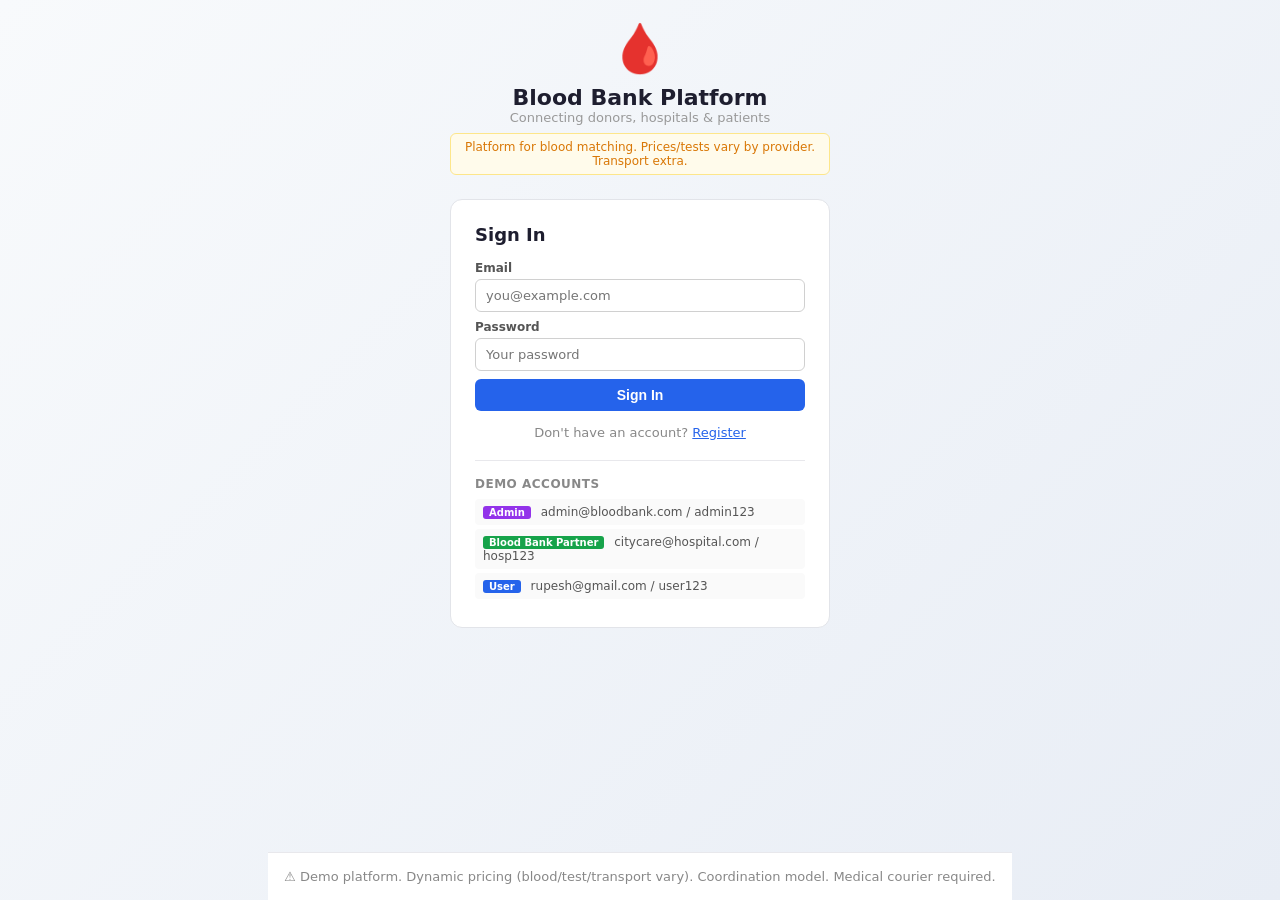
<file: index.html>
<!DOCTYPE html>
<html lang="en">
<head>
  <meta charset="UTF-8">
  <meta name="viewport" content="width=device-width, initial-scale=1.0">
  <title>Blood Bank Platform – Login</title>
  <link rel="stylesheet" href="css/style.css">
</head>
<body class="auth-page">

  <div class="auth-container">
    <div class="auth-brand">
      <span class="logo-lg">&#x1FA78;</span>
      <h1>Blood Bank Platform</h1>
      <p class="muted">Connecting donors, hospitals &amp; patients</p>
      <p class="disclaimer">Platform for blood matching. Prices/tests vary by provider. Transport extra.</p>
    </div>

    <!-- LOGIN FORM -->
    <div class="auth-card" id="loginCard">
      <h2>Sign In</h2>
      <div id="loginError" class="alert alert-error" style="display:none"></div>
      <div class="form-group">
        <label>Email</label>
        <input type="email" id="loginEmail" placeholder="you@example.com">
      </div>
      <div class="form-group">
        <label>Password</label>
        <input type="password" id="loginPassword" placeholder="Your password">
      </div>
      <button class="btn-primary btn-block" onclick="handleLogin()">Sign In</button>
      <p class="auth-switch">Don't have an account? <a href="#" onclick="showRegister()">Register</a></p>

      <div class="demo-creds">
        <h4>Demo Accounts</h4>
        <div class="cred" onclick="fillCred('admin@bloodbank.com','admin123')"><span class="cred-role admin">Admin</span> admin@bloodbank.com / admin123</div>
        <div class="cred" onclick="fillCred('citycare@hospital.com','hosp123')"><span class="cred-role hospital">Blood Bank Partner</span> citycare@hospital.com / hosp123</div>
        <div class="cred" onclick="fillCred('rupesh@gmail.com','user123')"><span class="cred-role user">User</span> rupesh@gmail.com / user123</div>
      </div>
    </div>

    <!-- REGISTER FORM -->
    <div class="auth-card" id="registerCard" style="display:none">
      <h2>Create Account</h2>
      <div id="regError" class="alert alert-error" style="display:none"></div>
      <div class="form-group">
        <label>Full Name</label>
        <input type="text" id="regName" placeholder="Your name">
      </div>
      <div class="form-group">
        <label>Email</label>
        <input type="email" id="regEmail" placeholder="you@example.com">
      </div>
      <div class="form-group">
        <label>Phone</label>
        <input type="text" id="regPhone" placeholder="+91 ...">
      </div>
      <div class="form-group">
        <label>Role</label>
        <select id="regRole" onchange="toggleHospitalFields()">
          <option value="user">Retail User</option>
          <option value="hospital">Hospital / Blood Bank</option>
        </select>
      </div>

      <!-- Hospital-specific fields -->
      <div id="hospitalFields" style="display:none">
        <div class="form-group">
          <label>Hospital / Blood Bank Name</label>
          <input type="text" id="regHospName" placeholder="e.g., Sunrise Blood Centre">
        </div>
        <div class="form-group">
          <label>Type</label>
          <select id="regHospType"><option>Hospital</option><option>Blood Bank</option></select>
        </div>
        <div class="form-group">
          <label>City</label>
          <input type="text" id="regHospCity" placeholder="City">
        </div>
        <div class="form-group">
          <label>Address</label>
          <input type="text" id="regHospAddress" placeholder="Full address">
        </div>
      </div>

      <div class="form-group">
        <label>Password</label>
        <input type="password" id="regPassword" placeholder="Min 6 characters">
      </div>
      <div class="form-group">
        <label>Confirm Password</label>
        <input type="password" id="regConfirm" placeholder="Repeat password">
      </div>
      <button class="btn-primary btn-block" onclick="handleRegister()">Create Account</button>
      <p class="auth-switch">Already have an account? <a href="#" onclick="showLogin()">Sign In</a></p>
    </div>
  </div>

  <footer>
    <span>&#x26A0;</span> Demo platform. Dynamic pricing (blood/test/transport vary). Coordination model. Medical courier required.
  </footer>

  <script src="js/data.js"></script>
  <script>
    // Redirect if already logged in
    (function() {
      const s = getSession();
      if (s) {
        if (s.role === 'admin') window.location.href = 'admin.html';
        else if (s.role === 'hospital') window.location.href = 'hospital.html';
        else window.location.href = 'user.html';
      }
    })();

    function showLogin() { $('loginCard').style.display = ''; $('registerCard').style.display = 'none'; }
    function showRegister() { $('loginCard').style.display = 'none'; $('registerCard').style.display = ''; }

    function toggleHospitalFields() {
      $('hospitalFields').style.display = $('regRole').value === 'hospital' ? '' : 'none';
    }

    function fillCred(email, pass) {
      $('loginEmail').value = email;
      $('loginPassword').value = pass;
    }

    function handleLogin() {
      const email = $('loginEmail').value.trim();
      const password = $('loginPassword').value;
      if (!email || !password) { showError('loginError', 'Enter email and password.'); return; }
      const res = login(email, password);
      if (!res.ok) { showError('loginError', res.msg); return; }
      if (res.user.role === 'admin') window.location.href = 'admin.html';
      else if (res.user.role === 'hospital') window.location.href = 'hospital.html';
      else window.location.href = 'user.html';
    }

    function handleRegister() {
      const name = $('regName').value.trim();
      const email = $('regEmail').value.trim();
      const phone = $('regPhone').value.trim();
      const role = $('regRole').value;
      const password = $('regPassword').value;
      const confirm = $('regConfirm').value;

      if (!name || !email || !password) { showError('regError', 'Fill in all required fields.'); return; }
      if (password.length < 6) { showError('regError', 'Password must be at least 6 characters.'); return; }
      if (password !== confirm) { showError('regError', 'Passwords do not match.'); return; }

      const res = registerUser({ name, email, phone, role, password });
      if (!res.ok) { showError('regError', res.msg); return; }

      // If hospital role, also register hospital profile
      if (role === 'hospital') {
        const hName = $('regHospName').value.trim();
        const hCity = $('regHospCity').value.trim();
        if (!hName || !hCity) { showError('regError', 'Hospital name and city are required.'); return; }
        registerHospital({
          userId: res.user.id,
          name: hName,
          type: $('regHospType').value,
          city: hCity,
          address: $('regHospAddress').value.trim(),
          phone: phone,
          contactPerson: name
        });
      }

      alert('Account created! Please sign in.');
      showLogin();
    }

    function showError(id, msg) {
      const el = $(id);
      el.textContent = msg;
      el.style.display = '';
      setTimeout(() => el.style.display = 'none', 4000);
    }

    // Enter key support
    document.addEventListener('keydown', e => {
      if (e.key === 'Enter') {
        if ($('loginCard').style.display !== 'none') handleLogin();
        else handleRegister();
      }
    });
  </script>
</body>
</html>
</file>
<file: css/style.css>
/* ═══════════════════════════════════════════
   Blood Bank Platform – Shared Styles
   ═══════════════════════════════════════════ */

/* ── Reset & Base ── */
*,*::before,*::after{box-sizing:border-box;margin:0;padding:0}
body{font-family:'Segoe UI',system-ui,-apple-system,sans-serif;background:#f4f5f7;color:#1e1e2f;min-height:100vh;display:flex;flex-direction:column}
a{color:#2563eb}

/* ── Topbar ── */
.topbar{display:flex;justify-content:space-between;align-items:center;padding:12px 24px;background:#fff;border-bottom:1px solid #e2e4e9}
.topbar-left{display:flex;align-items:center;gap:10px}
.topbar-left h1{font-size:18px;font-weight:700}
.logo-sm{font-size:22px}
.topbar-right{display:flex;align-items:center;gap:12px}
.greeting{font-size:13px;color:#666}
.badge{font-size:11px;font-weight:600;padding:2px 10px;border-radius:4px;color:#fff}
.user-badge{background:#2563eb}
.hosp-badge{background:#16a34a}
.admin-badge{background:#9333ea}

/* ── Buttons ── */
.btn-text{background:none;border:1px solid #d0d0d0;padding:6px 14px;border-radius:6px;cursor:pointer;font-size:13px;color:#333;transition:background .15s}
.btn-text:hover{background:#f0f0f0}
.btn-primary{background:#2563eb;color:#fff;border:none;padding:8px 24px;border-radius:6px;cursor:pointer;font-size:14px;font-weight:600;transition:background .15s}
.btn-primary:hover{background:#1d4ed8}
.btn-secondary{background:#fff;color:#333;border:1px solid #d0d0d0;padding:8px 18px;border-radius:6px;cursor:pointer;font-size:14px}
.btn-danger{background:#ef4444;color:#fff;border:none;padding:8px 18px;border-radius:6px;cursor:pointer;font-size:14px;font-weight:600}
.btn-danger:hover{background:#dc2626}
.btn-block{display:block;width:100%}
.btn-sm{padding:5px 12px;font-size:12px}

/* ── Tabs ── */
.tabs{display:flex;gap:4px;padding:12px 24px;background:#fff;border-bottom:1px solid #e2e4e9;flex-wrap:wrap}
.tab{padding:8px 18px;border:none;border-radius:6px;background:none;cursor:pointer;font-size:14px;font-weight:500;color:#555;transition:all .15s}
.tab:hover{background:#f0f0f0}
.tab.active{background:#2563eb;color:#fff}

/* ── Tab content ── */
.tab-content{display:none;padding:20px 24px;flex:1}
.tab-content.active{display:block}

/* ── Section header ── */
.section-header{margin-bottom:16px}
.section-header h2{font-size:18px;margin-bottom:4px}

/* ── Cards ── */
.card{background:#fff;border:1px solid #e2e4e9;border-radius:10px;padding:20px;margin-bottom:16px}
.card h2{font-size:16px;margin-bottom:14px}
.card h3{font-size:15px;margin-bottom:10px}

/* ── Alerts ── */
.alert{padding:10px 14px;border-radius:6px;font-size:13px;margin-bottom:12px}
.alert-error{background:#fef2f2;color:#dc2626;border:1px solid #fecaca}
.alert-success{background:#f0fdf4;color:#16a34a;border:1px solid #bbf7d0}
.alert-warning{background:#fffbeb;color:#d97706;border:1px solid #fde68a}

/* ── Muted ── */
.muted{font-size:13px;color:#999}
.no-results{text-align:center;padding:60px 20px;color:#999;font-size:15px}

/* ── Forms ── */
.form-row{display:flex;gap:10px;margin-bottom:10px}
.form-group{display:flex;flex-direction:column;gap:4px;margin-bottom:8px}
.form-group.flex-1{flex:1}
.form-group label{font-size:12px;font-weight:600;color:#555}
.form-group input,.form-group select,.form-group textarea{padding:8px 10px;border:1px solid #d0d0d0;border-radius:6px;font-size:13px;font-family:inherit}
.form-group textarea{resize:vertical}
hr{border:none;border-top:1px solid #e8e8ec}

/* ── Filters ── */
.filters{display:flex;gap:10px;flex-wrap:wrap;margin-bottom:20px}
.filters select,.filters input{padding:8px 12px;border:1px solid #d0d0d0;border-radius:6px;font-size:14px;background:#fff}
.filters select{min-width:140px}
.filters input{flex:1;min-width:160px}

/* ═══════════════════════════════════════════
   AUTH PAGE
   ═══════════════════════════════════════════ */
.auth-page{align-items:center;justify-content:center;background:linear-gradient(135deg,#f8fafc 0%,#e8edf5 100%)}
.auth-container{width:100%;max-width:420px;padding:20px}
.auth-brand{text-align:center;margin-bottom:24px}
.logo-lg{font-size:48px;display:block;margin-bottom:8px}
.auth-brand h1{font-size:22px;font-weight:700}
.disclaimer{font-size:12px;color:#d97706;background:#fffbeb;border:1px solid #fde68a;padding:6px 12px;border-radius:6px;margin-top:8px;display:inline-block}
.auth-card{background:#fff;border:1px solid #e2e4e9;border-radius:12px;padding:24px}
.auth-card h2{font-size:18px;margin-bottom:16px}
.auth-switch{text-align:center;margin-top:14px;font-size:13px;color:#888}

.demo-creds{margin-top:20px;padding-top:16px;border-top:1px solid #e8e8ec}
.demo-creds h4{font-size:12px;color:#888;margin-bottom:8px;text-transform:uppercase;letter-spacing:.5px}
.cred{font-size:12px;padding:6px 8px;background:#fafafa;border-radius:4px;margin-bottom:4px;cursor:pointer;transition:background .15s;color:#555}
.cred:hover{background:#f0f0f0}
.cred-role{display:inline-block;padding:1px 6px;border-radius:3px;color:#fff;font-size:10px;font-weight:600;margin-right:6px}
.cred-role.admin{background:#9333ea}
.cred-role.hospital{background:#16a34a}
.cred-role.user{background:#2563eb}

/* ═══════════════════════════════════════════
   BLOOD BADGES
   ═══════════════════════════════════════════ */
.blood-badge{width:36px;height:36px;border-radius:50%;display:inline-flex;align-items:center;justify-content:center;font-size:12px;font-weight:700;color:#fff;flex-shrink:0}
.blood-badge.sm{width:28px;height:28px;font-size:10px}
.blood-badge.Aplus{background:#ef4444}.blood-badge.Aminus{background:#f87171}
.blood-badge.Bplus{background:#f472b6}.blood-badge.Bminus{background:#ec4899}
.blood-badge.ABplus{background:#a78bfa}.blood-badge.ABminus{background:#8b5cf6}
.blood-badge.Oplus{background:#f59e0b}.blood-badge.Ominus{background:#eab308}

/* ── Blood Summary Grid ── */
.blood-summary{display:grid;grid-template-columns:repeat(auto-fill,minmax(150px,1fr));gap:10px}
.summary-card{display:flex;align-items:center;gap:10px;background:#fff;border:1px solid #e2e4e9;border-radius:8px;padding:12px 14px}
.summary-card.available{border-left:3px solid #16a34a}
.summary-card.empty{border-left:3px solid #d0d0d0;opacity:.6}
.summary-info{display:flex;flex-direction:column}
.summary-units{font-size:15px;font-weight:700}
.summary-providers{font-size:11px;color:#999}

/* ── Hospital Cards ── */
.hospital-card{background:#fff;border:1px solid #e2e4e9;border-radius:10px;padding:20px;margin-bottom:16px}
.hospital-header{display:flex;align-items:baseline;gap:10px;margin-bottom:4px;flex-wrap:wrap}
.hospital-header h3{font-size:17px;font-weight:700;margin:0}
.type-badge{font-size:11px;background:#f0f0f0;color:#555;padding:2px 8px;border-radius:4px;font-weight:600}
.hospital-meta{display:flex;gap:16px;flex-wrap:wrap;font-size:13px;color:#666;margin-bottom:14px}
.hospital-meta span{display:flex;align-items:center;gap:4px}
.blood-list{display:flex;gap:10px;flex-wrap:wrap}
.blood-item{display:flex;align-items:center;gap:10px;background:#fafafa;border:1px solid #e8e8ec;border-radius:8px;padding:10px 14px;min-width:200px}
.blood-item.compact{min-width:auto;padding:6px 10px;font-size:13px}
.blood-info{display:flex;flex-direction:column}
.blood-info .units{font-size:14px;font-weight:600}
.blood-info .updated{font-size:11px;color:#999}
.blood-price{margin-left:auto;font-size:14px;font-weight:600;color:#333;white-space:nowrap}

/* ═══════════════════════════════════════════
   USER APP – Anonymous availability
   ═══════════════════════════════════════════ */

/* Location bar */
.location-bar{display:flex;gap:12px;align-items:flex-end;padding:14px 18px}
.location-bar .form-group{margin-bottom:0}
.location-bar input{padding:8px 12px;border:1px solid #d0d0d0;border-radius:6px;font-size:14px;width:100%}

/* Availability cards */
.avail-card{background:#fff;border:1px solid #e2e4e9;border-radius:10px;padding:18px;margin-bottom:14px}
.avail-card.available{border-left:4px solid #16a34a}
.avail-card.empty{border-left:4px solid #d0d0d0;opacity:.55}
.avail-head{display:flex;align-items:center;gap:14px;margin-bottom:10px;flex-wrap:wrap}
.avail-title{flex:1}
.avail-title h3{font-size:16px;font-weight:700;margin:0}
.avail-sub{font-size:13px;color:#666}
.avail-distance{font-size:12px;color:#2563eb;font-weight:600;background:#eff6ff;padding:4px 10px;border-radius:12px}

.bands-list{margin:12px 0;border-top:1px solid #f0f0f0;padding-top:10px}
.band-row{display:flex;align-items:center;gap:14px;padding:6px 0;font-size:13px;flex-wrap:wrap}
.band-label{color:#555;flex:1;min-width:140px}
.band-units{font-weight:600;color:#1e1e2f}
.band-price{color:#888;font-size:12px}

/* Order preview */
.order-preview{padding:12px 14px;border-radius:6px;font-size:13px;margin:8px 0 14px;line-height:1.6}
.order-preview.match{background:#f0fdf4;border:1px solid #bbf7d0;color:#166534}
.order-preview.no-match{background:#fffbeb;border:1px solid #fde68a;color:#92400e}

/* Cost breakdown */
.cost-breakdown{background:#f8fafc;border:1px solid #e2e8f0;border-radius:8px;padding:14px 16px;margin:10px 0 14px}
.cost-breakdown h4{font-size:13px;font-weight:700;margin-bottom:8px;color:#334155}
.cost-row{display:flex;justify-content:space-between;padding:4px 0;font-size:13px;color:#555;border-bottom:1px solid #f0f0f0}
.cost-total{display:flex;justify-content:space-between;padding:8px 0 0;font-size:14px;font-weight:700;color:#1e1e2f;border-top:2px solid #e2e4e9;margin-top:4px}

/* ═══════════════════════════════════════════
   USER APP – Order
   ═══════════════════════════════════════════ */
.order-layout{display:grid;grid-template-columns:1fr 320px;gap:20px;align-items:start}
@media(max-width:800px){.order-layout{grid-template-columns:1fr}}
.order-card{max-width:none}
.info-card h3{font-size:14px;margin-bottom:10px}
.how-it-works{padding-left:18px;font-size:13px;color:#555;line-height:1.8}

/* ── Order status cards ── */
.order-status-card{border-left:3px solid #2563eb}
.order-header{display:flex;justify-content:space-between;align-items:center;margin-bottom:12px;flex-wrap:wrap;gap:8px}
.order-header>div{display:flex;align-items:center;gap:8px}
.order-details{font-size:13px;line-height:1.8;color:#555}
.order-details .label{font-weight:600;color:#333}
.order-actions{display:flex;gap:8px;margin-top:12px;padding-top:12px;border-top:1px solid #f0f0f0}

/* ── Status badges ── */
.status-badge{font-size:11px;font-weight:600;padding:3px 10px;border-radius:4px;text-transform:uppercase}
.status-badge.sm{font-size:10px;padding:2px 6px}
.status-pending{background:#fef3c7;color:#d97706}
.status-confirmed{background:#dbeafe;color:#2563eb}
.status-sampling{background:#ede9fe;color:#7c3aed}
.status-tested{background:#d1fae5;color:#059669}
.status-delivered{background:#ecfdf5;color:#047857}
.status-rejected{background:#fee2e2;color:#dc2626}
.status-courier_booked{background:#fce7f3;color:#be185d}
.status-sample_transport{background:#e0e7ff;color:#4338ca}

/* ── Order Timeline ── */
.order-timeline{margin-top:14px;padding-top:12px;border-top:1px solid #f0f0f0}
.order-timeline h4{font-size:12px;color:#888;margin-bottom:8px;text-transform:uppercase;letter-spacing:.5px}
.timeline-item{display:flex;align-items:center;gap:8px;font-size:12px;padding:4px 0;color:#555}
.timeline-dot{width:8px;height:8px;border-radius:50%;flex-shrink:0}
.timeline-dot.status-pending{background:#d97706}
.timeline-dot.status-confirmed{background:#2563eb}
.timeline-dot.status-sampling{background:#7c3aed}
.timeline-dot.status-tested{background:#059669}
.timeline-dot.status-delivered{background:#047857}
.timeline-dot.status-rejected{background:#dc2626}
.timeline-dot.status-courier_booked{background:#be185d}
.timeline-dot.status-sample_transport{background:#4338ca}
.timeline-status{font-weight:600;min-width:70px}
.timeline-time{color:#999}
.timeline-note{color:#888}

/* ═══════════════════════════════════════════
   HOSPITAL APP
   ═══════════════════════════════════════════ */

/* Inventory grid */
.inv-grid{display:grid;grid-template-columns:repeat(auto-fill,minmax(160px,1fr));gap:12px}
.inv-card{background:#fff;border:1px solid #e2e4e9;border-radius:10px;padding:14px;text-align:center}
.inv-card-top{display:flex;justify-content:space-between;align-items:flex-start;margin-bottom:10px}
.btn-remove-stock{background:none;border:none;color:#ccc;cursor:pointer;font-size:14px;transition:color .15s}
.btn-remove-stock:hover{color:#ef4444}
.inv-stat{display:flex;justify-content:space-between;font-size:13px;padding:3px 0}
.inv-label{color:#888}
.inv-value{font-weight:600}
.inv-updated{font-size:11px;color:#bbb;margin-top:6px}

/* Subscription plans */
.sub-plans{display:grid;grid-template-columns:repeat(auto-fill,minmax(240px,1fr));gap:16px;margin-top:16px}
.plan-card{text-align:center;padding:24px}
.plan-card.featured{border:2px solid #2563eb;box-shadow:0 4px 12px rgba(37,99,235,.1)}
.plan-price{font-size:28px;font-weight:700;color:#1e1e2f;margin:10px 0}
.plan-price span{font-size:14px;font-weight:400;color:#888}
.plan-card ul{list-style:none;text-align:left;margin:16px 0;font-size:13px;color:#555}
.plan-card ul li{padding:6px 0;border-bottom:1px solid #f5f5f5}
.plan-card ul li::before{content:"\\2713 ";color:#16a34a;font-weight:700}
.sub-active-card{border-left:3px solid #16a34a}
.sub-detail{font-size:14px;padding:4px 0}

/* ═══════════════════════════════════════════
   ADMIN APP
   ═══════════════════════════════════════════ */

/* Stats grid */
.stats-grid{display:grid;grid-template-columns:repeat(auto-fill,minmax(150px,1fr));gap:12px}
.stat-card{background:#fff;border:1px solid #e2e4e9;border-radius:10px;padding:18px;text-align:center}
.stat-number{font-size:24px;font-weight:700;color:#1e1e2f}
.stat-label{font-size:12px;color:#888;margin-top:4px}

/* Two-col layout */
.two-col{display:grid;grid-template-columns:1fr 1fr;gap:16px}
@media(max-width:700px){.two-col{grid-template-columns:1fr}}

/* Recent items */
.recent-item{display:flex;align-items:center;gap:8px;padding:6px 0;border-bottom:1px solid #f5f5f5;font-size:13px}
.recent-name{font-weight:600;flex:1}
.recent-time{color:#999;font-size:12px}

/* Badge sm */
.badge-sm{font-size:10px;padding:2px 6px;border-radius:3px;font-weight:600;color:#fff}
.badge-sm.admin{background:#9333ea}
.badge-sm.hospital{background:#16a34a}
.badge-sm.user{background:#2563eb}
.badge-sm.verified{background:#16a34a}
.badge-sm.pending{background:#f59e0b}
.badge-sm.sub-active{background:#2563eb}
.badge-sm.no-sub{background:#d0d0d0;color:#555}

/* Data tables */
.table-wrap{overflow-x:auto}
.data-table{width:100%;border-collapse:collapse;font-size:13px;background:#fff;border-radius:8px;overflow:hidden;border:1px solid #e2e4e9}
.data-table th{background:#f8f9fa;padding:10px 14px;text-align:left;font-weight:600;color:#555;border-bottom:1px solid #e2e4e9}
.data-table td{padding:10px 14px;border-bottom:1px solid #f5f5f5}
.data-table tr:hover td{background:#fafafa}

/* Revenue banner */
.revenue-banner{background:#f0f9ff;border:1px solid #bae6fd;border-radius:8px;padding:14px 18px;font-size:15px;color:#0369a1;margin-bottom:16px}

/* Hospital admin card */
.hosp-admin-card{border-left:3px solid #e2e4e9}
.hosp-admin-header{display:flex;justify-content:space-between;align-items:center;margin-bottom:8px;flex-wrap:wrap;gap:8px}
.hosp-admin-header>div{display:flex;align-items:center;gap:6px;flex-wrap:wrap}
.hosp-admin-header h3{font-size:16px;margin:0}

/* ═══════════════════════════════════════════
   Footer
   ═══════════════════════════════════════════ */
footer{text-align:center;padding:16px;font-size:13px;color:#888;border-top:1px solid #e8e8ec;background:#fff;margin-top:auto}

/* ═══════════════════════════════════════════
   Responsive
   ═══════════════════════════════════════════ */
@media(max-width:600px){
  .topbar{padding:10px 14px}
  .tabs{padding:10px 14px;gap:2px}
  .tab{padding:6px 12px;font-size:13px}
  .tab-content{padding:14px}
  .filters{flex-direction:column}
  .blood-list{flex-direction:column}
  .blood-item{min-width:auto}
  .form-row{flex-direction:column}
  .stats-grid{grid-template-columns:repeat(2,1fr)}
  .blood-summary{grid-template-columns:repeat(2,1fr)}
}
</file>
